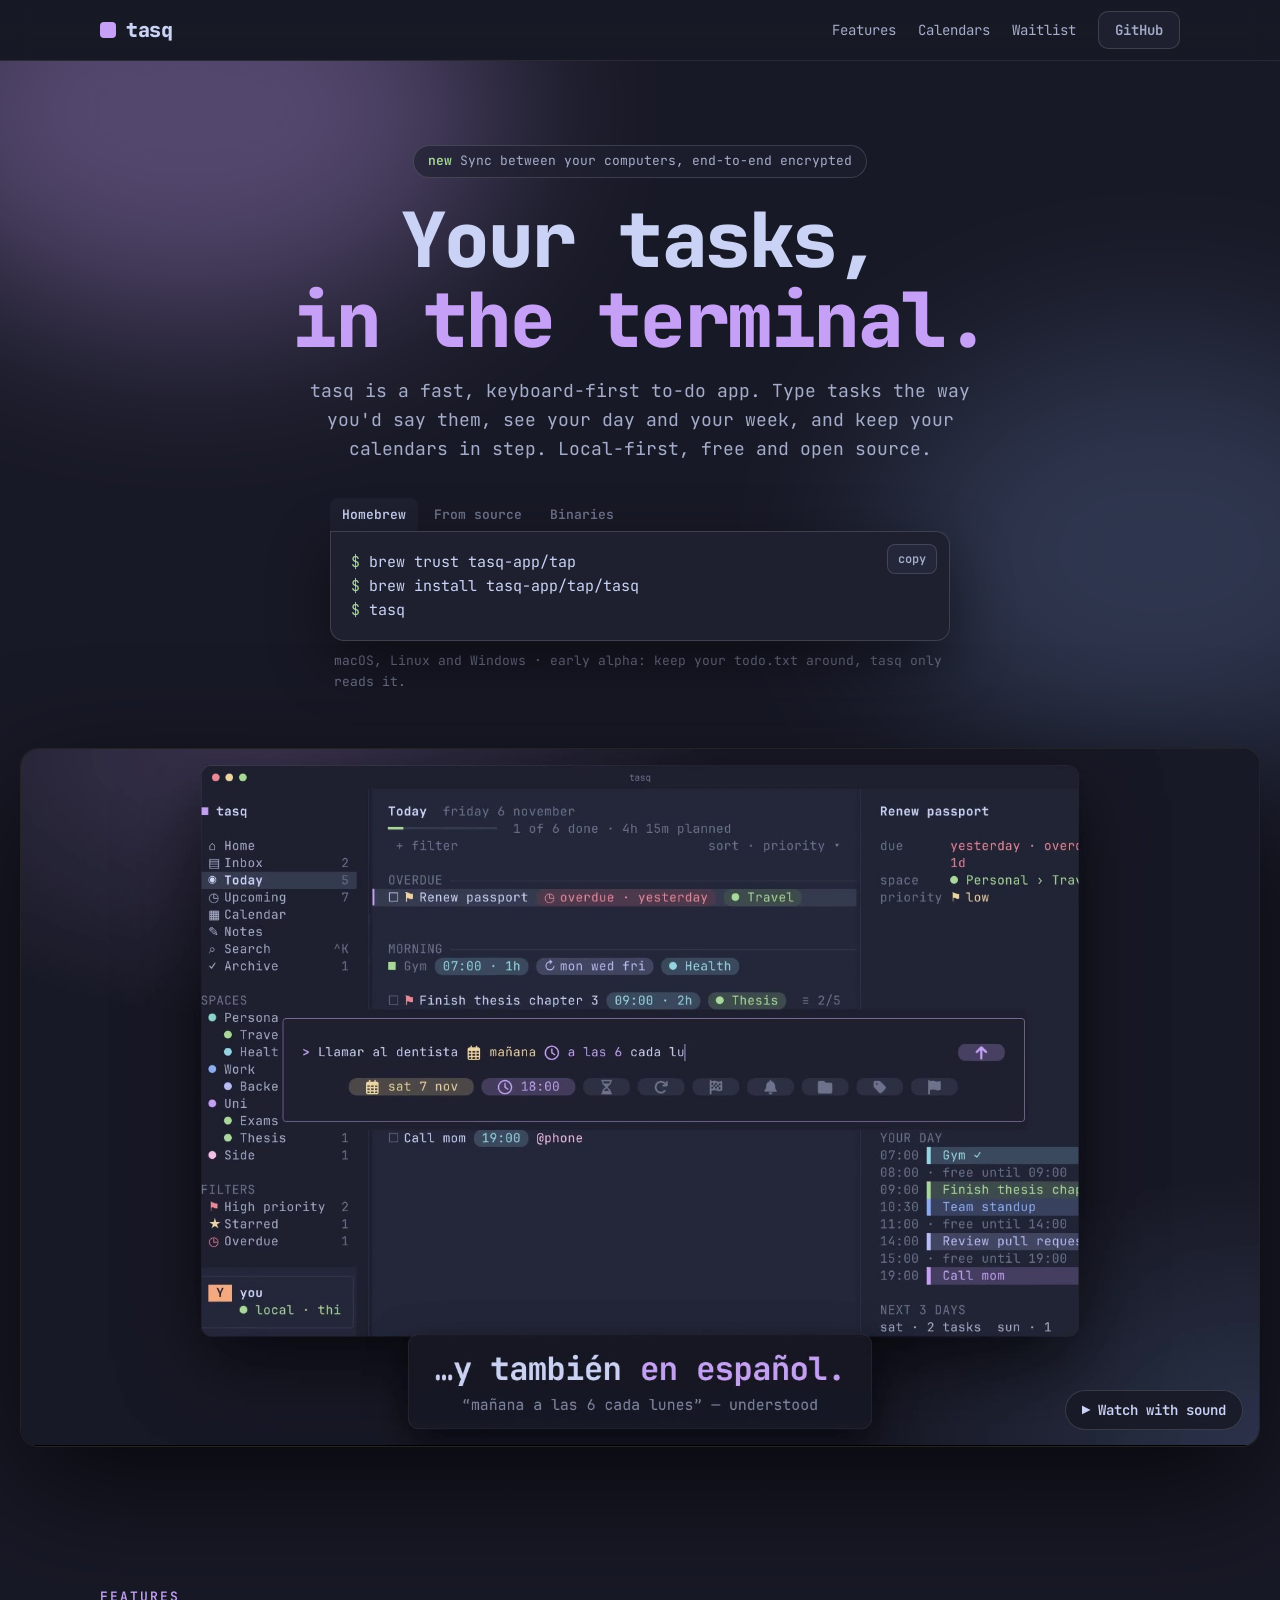
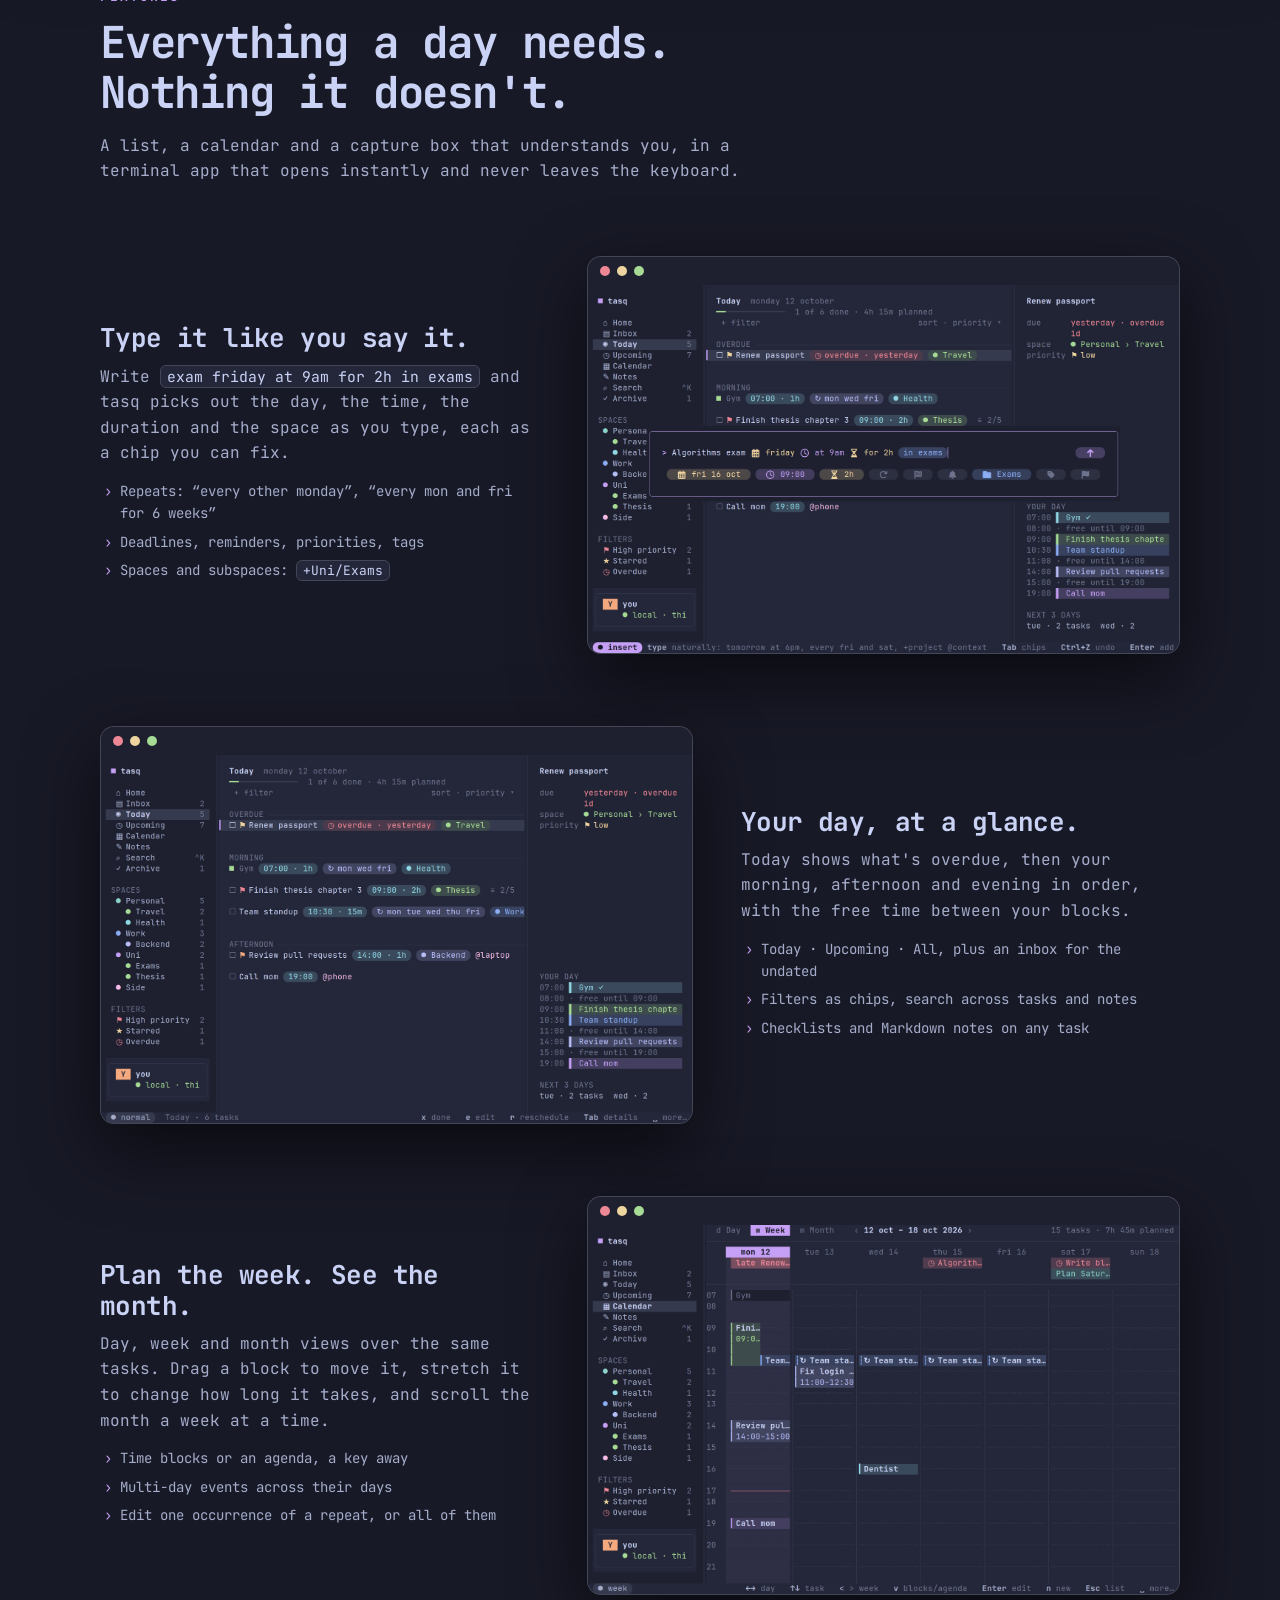
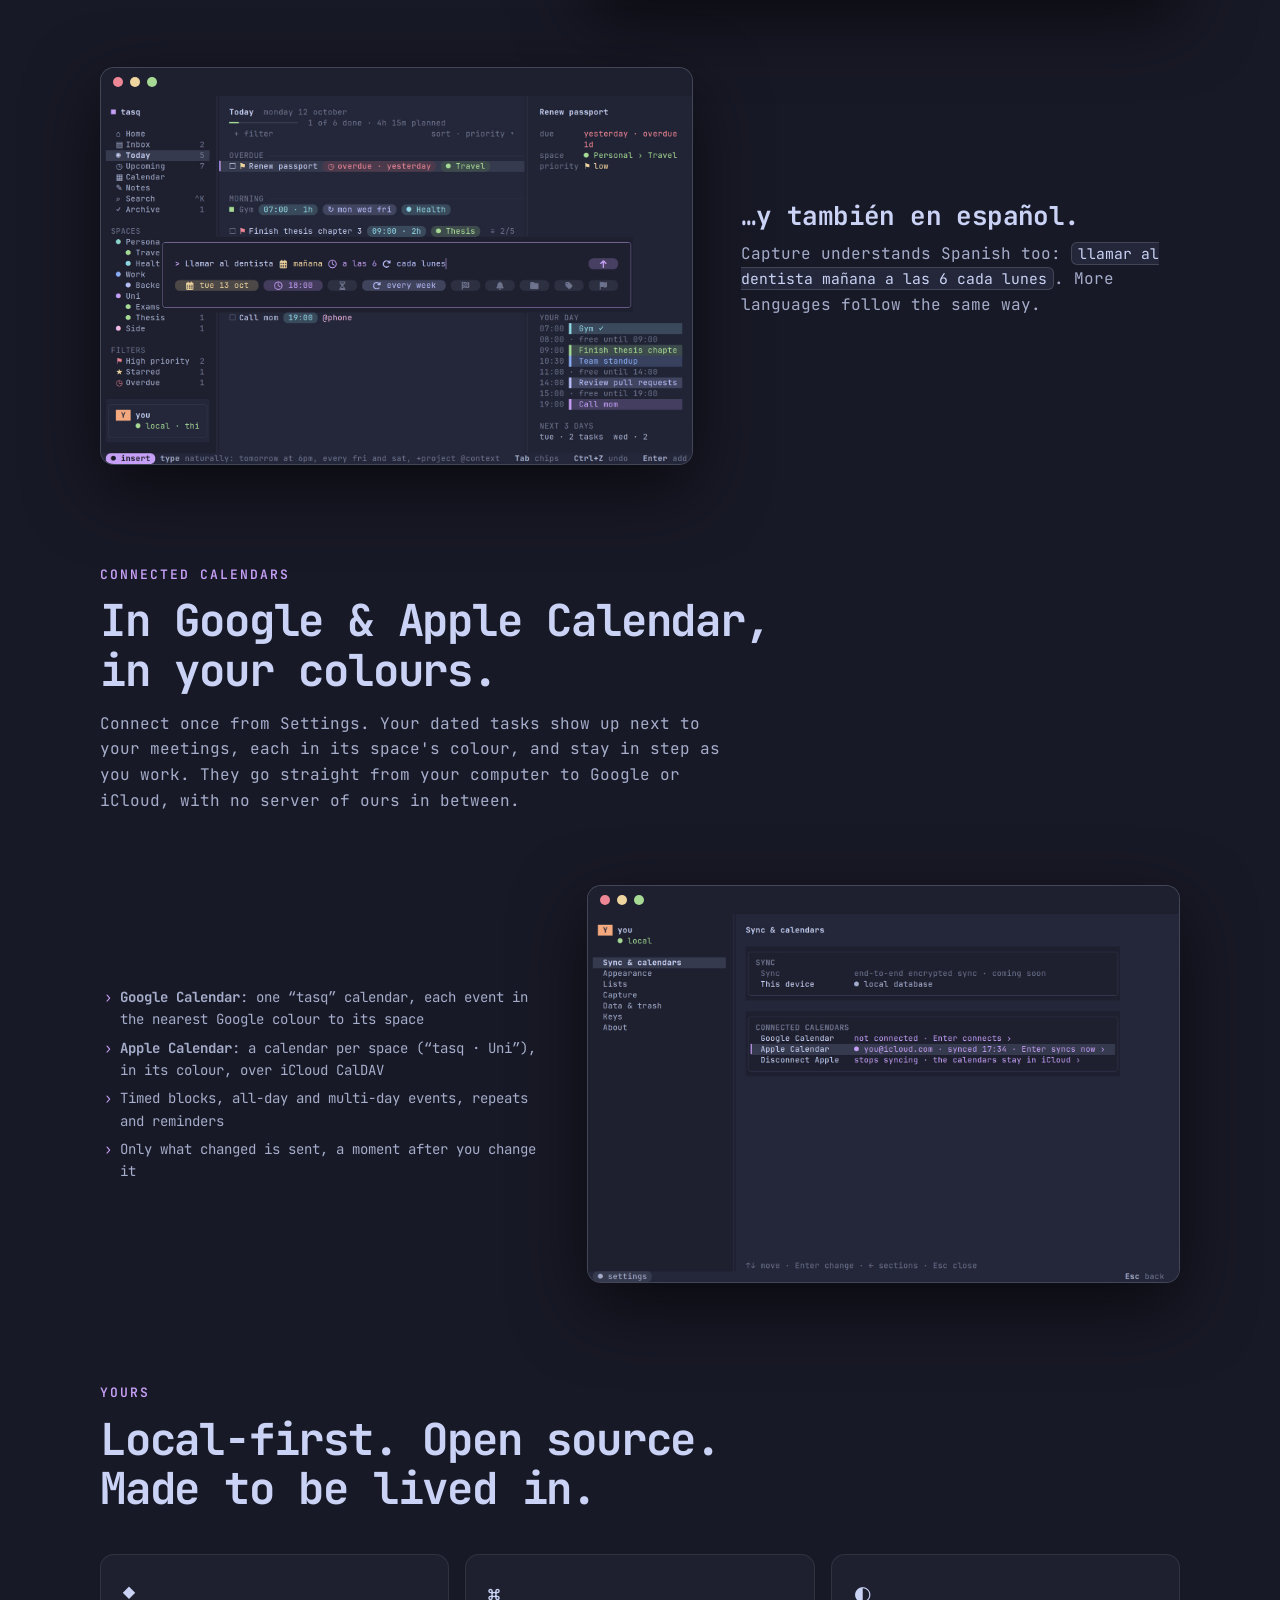
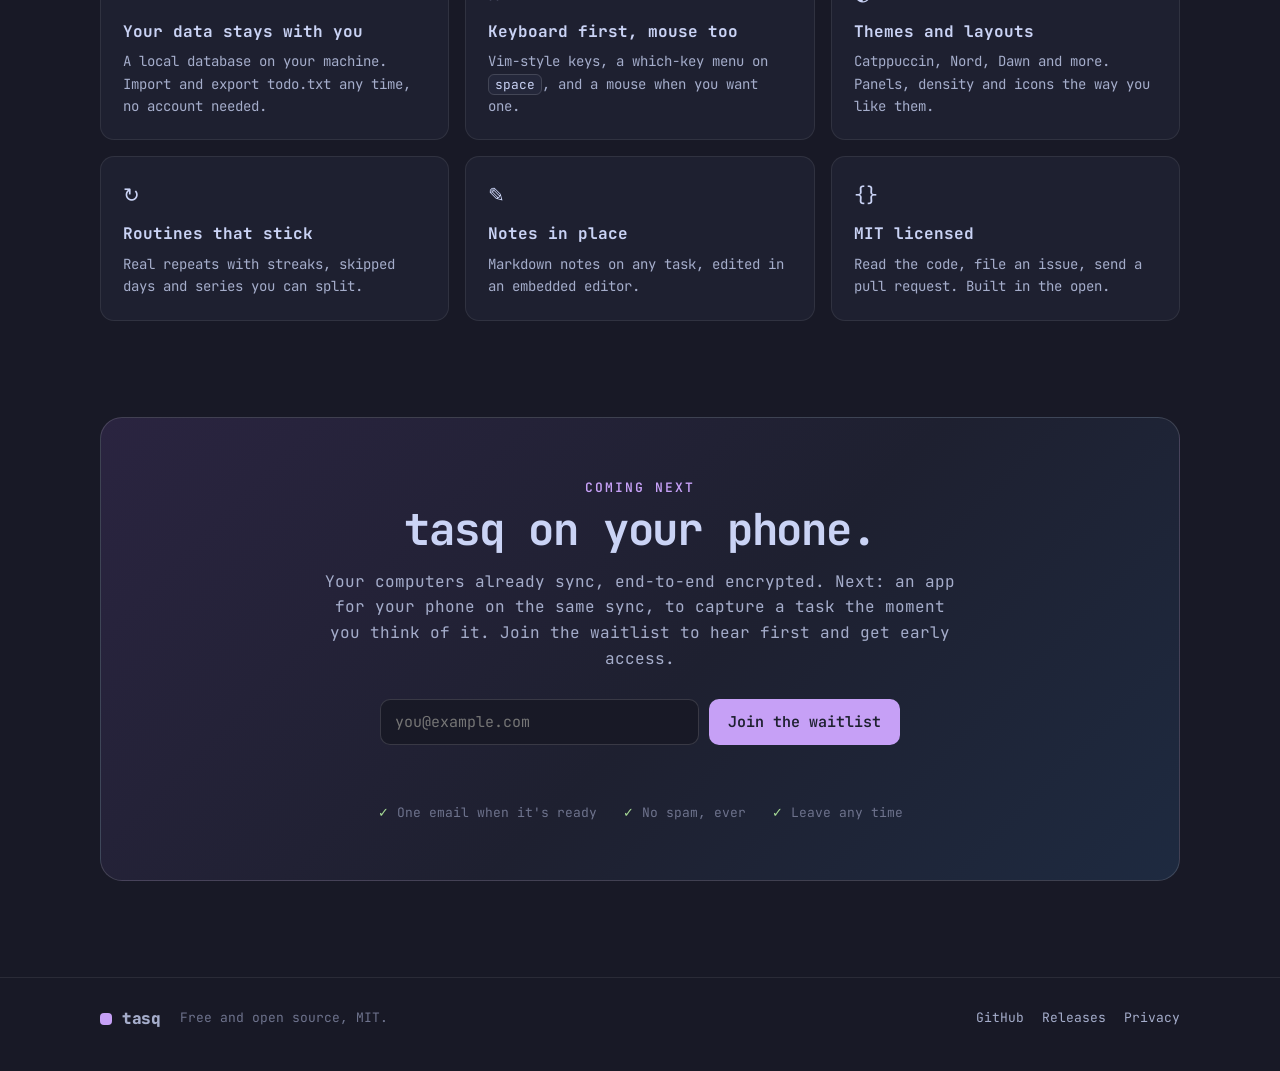
<file: site/index.html>
<!doctype html>
<html lang="en">
<head>
<meta charset="utf-8">
<meta name="viewport" content="width=device-width,initial-scale=1">
<title>tasq — your tasks, in the terminal</title>
<meta name="description" content="tasq is a fast, keyboard-first to-do app for the terminal: type tasks the way you'd say them, plan your day and week, and keep Google and Apple Calendar in step. Local-first, free and open source.">
<meta property="og:title" content="tasq — your tasks, in the terminal">
<meta property="og:description" content="Type tasks the way you'd say them, plan your week, sync to Google and Apple Calendar. Local-first, free and open source.">
<meta property="og:image" content="img/poster.jpg">
<meta name="twitter:card" content="summary_large_image">
<link rel="icon" href="data:image/svg+xml,%3Csvg xmlns='http://www.w3.org/2000/svg' viewBox='0 0 16 16'%3E%3Crect width='16' height='16' rx='3' fill='%23c6a0f6'/%3E%3C/svg%3E">
<link rel="preconnect" href="https://fonts.googleapis.com">
<link rel="preconnect" href="https://fonts.gstatic.com" crossorigin>
<link href="https://fonts.googleapis.com/css2?family=JetBrains+Mono:wght@400;600;800&display=swap" rel="stylesheet">
<style>
:root{
  --bg:#181926; --bg2:#1e2030; --panel:#24273a; --line:#ffffff14; --line2:#ffffff24;
  --fg:#cad3f5; --dim:#a5adcb; --mute:#6e738d;
  --accent:#c6a0f6; --green:#a6da95; --blue:#8aadf4; --pink:#f5bde6; --peach:#f5a97f; --red:#ed8796; --yellow:#eed49f;
  --r:14px; --mono:"JetBrains Mono",ui-monospace,SFMono-Regular,Menlo,monospace;
}
*{box-sizing:border-box}
html{scroll-behavior:smooth}
body{margin:0;background:var(--bg);color:var(--fg);font:16px/1.6 var(--mono);-webkit-font-smoothing:antialiased}
a{color:inherit}
img,video{display:block;max-width:100%;height:auto}
.wrap{max-width:1120px;margin:0 auto;padding:0 20px}
.glow{position:absolute;inset:0;pointer-events:none;overflow:hidden;z-index:0}
.glow::before,.glow::after{content:"";position:absolute;border-radius:50%;filter:blur(90px);opacity:.35}
.glow::before{width:620px;height:420px;left:-120px;top:-160px;background:#c6a0f6}
.glow::after{width:560px;height:420px;right:-160px;top:280px;background:#8aadf4;opacity:.2}

/* Nav */
nav{position:sticky;top:0;z-index:20;backdrop-filter:blur(12px);background:#181926cc;border-bottom:1px solid var(--line)}
nav .wrap{display:flex;align-items:center;gap:24px;height:60px}
.brand{display:flex;align-items:center;gap:10px;font-weight:800;font-size:20px;text-decoration:none;letter-spacing:-.5px}
.sq{width:16px;height:16px;border-radius:4px;background:var(--accent);display:inline-block}
nav .links{margin-left:auto;display:flex;gap:22px;align-items:center;font-size:14px}
nav .links a{text-decoration:none;color:var(--dim)}
nav .links a:hover{color:var(--fg)}
.btn{display:inline-flex;align-items:center;gap:8px;border-radius:10px;padding:9px 16px;font:600 14px var(--mono);text-decoration:none;border:1px solid var(--line2);background:var(--bg2);color:var(--fg);cursor:pointer}
.btn:hover{border-color:#ffffff40}
.btn.primary{background:var(--accent);color:#1e2030;border-color:transparent}
.btn.primary:hover{filter:brightness(1.07)}

/* Hero */
header{position:relative;padding:84px 0 40px;text-align:center}
header .wrap{position:relative;z-index:1}
.badge{display:inline-flex;gap:8px;align-items:center;font-size:13px;color:var(--dim);border:1px solid var(--line2);border-radius:99px;padding:5px 14px;background:#1e2030aa}
.badge b{color:var(--green);font-weight:600}
h1{font-size:clamp(38px,7vw,76px);line-height:1.05;letter-spacing:-2.5px;margin:22px 0 18px;font-weight:800}
h1 em{font-style:normal;color:var(--accent)}
.lede{max-width:720px;margin:0 auto;color:var(--dim);font-size:clamp(15px,2vw,18px)}

/* Install */
.install{max-width:620px;margin:34px auto 0;text-align:left}
.tabs{display:flex;gap:4px;font-size:13px}
.tabs button{font:600 13px var(--mono);color:var(--mute);background:none;border:0;padding:8px 12px;border-radius:8px 8px 0 0;cursor:pointer}
.tabs button[aria-selected=true]{color:var(--fg);background:var(--bg2)}
.term{position:relative;background:var(--bg2);border:1px solid var(--line2);border-radius:0 var(--r) var(--r) var(--r);padding:18px 64px 18px 20px;font-size:15px;box-shadow:0 20px 60px #0007}
.term pre{margin:0;white-space:pre-wrap;word-break:break-word;font:inherit}
.term .p{color:var(--green);user-select:none}
.term .c{color:var(--mute)}
.copy{position:absolute;right:12px;top:12px;font:600 12px var(--mono);color:var(--dim);background:var(--panel);border:1px solid var(--line2);border-radius:8px;padding:6px 10px;cursor:pointer}
.copy:hover{color:var(--fg)}
.note{font-size:13px;color:var(--mute);margin:10px 4px 0}
.note a{color:var(--dim)}

/* Video */
/* Wider than the text column, big enough to read the whole terminal: the
   trailer is the page's centrepiece. */
.film{position:relative;z-index:1;left:50%;transform:translateX(-50%);margin-top:56px;width:min(1600px,calc(100vw - 40px));border-radius:18px;overflow:hidden;border:1px solid var(--line2);box-shadow:0 40px 120px #000a;background:#000}
.film video{display:block;width:100%;aspect-ratio:16/9;height:auto}
.film .sound,.film .play{position:absolute;font:600 13px var(--mono);color:var(--fg);background:#181926d9;border:1px solid var(--line2);border-radius:999px;cursor:pointer;backdrop-filter:blur(6px)}
.film .sound{right:16px;bottom:16px;padding:10px 16px;font-size:14px}
.film.preview{cursor:pointer}
.film.preview:hover .sound{border-color:var(--accent);color:#fff}
/* Phones: the wide cut too, full screen the moment it plays. */
.film .play{left:50%;top:50%;transform:translate(-50%,-50%);padding:14px 22px;font-size:15px;display:flex;align-items:center;gap:10px}
.film .play::before{content:"";border-left:14px solid var(--accent);border-top:9px solid transparent;border-bottom:9px solid transparent}
/* `hidden` has to win over the buttons' own display. */
.film [hidden]{display:none}
@media (max-width:700px){
  .film{width:calc(100vw - 32px);border-radius:14px}
}

/* Sections */
section{padding:96px 0 0}
.kicker{font-size:13px;letter-spacing:2px;text-transform:uppercase;color:var(--accent);font-weight:600}
h2{font-size:clamp(28px,4.4vw,44px);line-height:1.12;letter-spacing:-1.2px;margin:10px 0 14px}
.sub{color:var(--dim);max-width:640px}
.feature{display:grid;grid-template-columns:1fr 1.35fr;gap:48px;align-items:center;margin-top:72px}
.feature.flip{grid-template-columns:1.35fr 1fr}
.feature.flip .text{order:2}
.feature h3{font-size:26px;letter-spacing:-.6px;margin:0 0 10px;line-height:1.2}
.feature p{color:var(--dim);margin:0 0 14px}
.feature ul{margin:0;padding:0;list-style:none;color:var(--dim);font-size:14px}
.feature li{padding-left:20px;position:relative;margin:6px 0}
.feature li::before{content:"›";position:absolute;left:4px;color:var(--accent)}
.shot{border-radius:var(--r);overflow:hidden;border:1px solid var(--line2);box-shadow:0 24px 70px #0009;background:var(--panel)}
.shot .bar{height:28px;background:#1e2030;display:flex;gap:7px;align-items:center;padding-left:12px}
.shot .bar i{width:10px;height:10px;border-radius:50%;background:#ed8796}
.shot .bar i:nth-child(2){background:#eed49f}.shot .bar i:nth-child(3){background:#a6da95}
code.k{font:inherit;color:var(--fg);background:var(--panel);border:1px solid var(--line2);border-radius:6px;padding:1px 6px;font-size:.92em}

.grid{display:grid;grid-template-columns:repeat(3,1fr);gap:16px;margin-top:40px}
.card{background:var(--bg2);border:1px solid var(--line);border-radius:var(--r);padding:22px}
.card h4{margin:0 0 6px;font-size:16px}
.card p{margin:0;color:var(--dim);font-size:14px}
.card .ic{font-size:20px;margin-bottom:10px;display:block}

/* Waitlist */
.wait{position:relative;margin-top:96px;border-radius:22px;border:1px solid var(--line2);background:linear-gradient(135deg,#2a2440,#1e2030 55%,#1e2a40);padding:56px 40px;text-align:center;overflow:hidden}
.wait h2{margin-top:6px}
.wait .sub{margin:0 auto}
form.join{display:flex;gap:10px;max-width:520px;margin:28px auto 0}
form.join input{flex:1;min-width:0;font:15px var(--mono);color:var(--fg);background:#181926;border:1px solid var(--line2);border-radius:10px;padding:12px 14px}
form.join input:focus{outline:2px solid #c6a0f655;border-color:var(--accent)}
form.join .btn{padding:12px 18px;font-size:15px}
.hp{position:absolute;left:-9999px}
.msg{min-height:24px;margin-top:12px;font-size:14px;color:var(--dim)}
.msg.ok{color:var(--green)}.msg.err{color:var(--red)}
.perks{display:flex;gap:26px;justify-content:center;flex-wrap:wrap;margin-top:22px;font-size:13px;color:var(--mute)}
.perks span::before{content:"✓ ";color:var(--green)}

footer{margin-top:96px;border-top:1px solid var(--line);padding:28px 0 40px;color:var(--mute);font-size:13px}
footer .wrap{display:flex;gap:20px;flex-wrap:wrap;align-items:center}
footer .r{margin-left:auto;display:flex;gap:18px}
footer a{color:var(--dim);text-decoration:none}

@media (max-width:860px){
  .feature,.feature.flip{grid-template-columns:1fr;gap:22px;margin-top:56px}
  .feature.flip .text{order:0}
  .grid{grid-template-columns:1fr}
  nav .links a.hide{display:none}
  .wait{padding:40px 20px}
  form.join{flex-direction:column}
}
@media (prefers-reduced-motion:reduce){html{scroll-behavior:auto}}
</style>
</head>
<body>

<nav><div class="wrap">
  <a class="brand" href="#"><span class="sq"></span>tasq</a>
  <div class="links">
    <a class="hide" href="#features">Features</a>
    <a class="hide" href="#calendars">Calendars</a>
    <a href="#waitlist">Waitlist</a>
    <a class="btn" href="https://github.com/tasq-app/tasq">GitHub</a>
  </div>
</div></nav>

<header>
  <div class="glow"></div>
  <div class="wrap">
    <span class="badge"><b>new</b> Sync between your computers, end-to-end encrypted</span>
    <h1>Your tasks,<br><em>in the terminal.</em></h1>
    <p class="lede">tasq is a fast, keyboard-first to-do app. Type tasks the way you'd say them, see your day and your week, and keep your calendars in step. Local-first, free and open source.</p>

    <div class="install" id="install">
      <div class="tabs" role="tablist">
        <button role="tab" aria-selected="true" data-tab="brew">Homebrew</button>
        <button role="tab" aria-selected="false" data-tab="source">From source</button>
        <button role="tab" aria-selected="false" data-tab="bin">Binaries</button>
      </div>
      <div class="term">
        <pre data-pane="brew"><span class="p">$ </span>brew trust tasq-app/tap
<span class="p">$ </span>brew install tasq-app/tap/tasq
<span class="p">$ </span>tasq</pre>
        <pre data-pane="source" hidden><span class="p">$ </span>git clone https://github.com/tasq-app/tasq
<span class="p">$ </span>cd tasq &amp;&amp; ./install.sh</pre>
        <pre data-pane="bin" hidden><span class="c"># macOS (Apple silicon, Intel), Linux (x86_64, arm64), Windows</span>
<span class="p">→ </span><a href="https://github.com/tasq-app/tasq/releases/latest">github.com/tasq-app/tasq/releases</a></pre>
        <button class="copy" type="button">copy</button>
      </div>
      <p class="note">macOS, Linux and Windows · early alpha: keep your todo.txt around, tasq only reads it.</p>
    </div>

    <div class="film">
      <video id="trailer" poster="img/poster.jpg" src="tasq-trailer.mp4" muted loop playsinline preload="metadata"></video>
      <button class="sound" type="button" hidden>▶ Watch with sound</button>
      <button class="play" type="button" hidden>Watch · 35 s</button>
    </div>
  </div>
</header>

<main class="wrap">

<section id="features">
  <span class="kicker">Features</span>
  <h2>Everything a day needs.<br>Nothing it doesn't.</h2>
  <p class="sub">A list, a calendar and a capture box that understands you, in a terminal app that opens instantly and never leaves the keyboard.</p>

  <div class="feature">
    <div class="text">
      <h3>Type it like you say it.</h3>
      <p>Write <code class="k">exam friday at 9am for 2h in exams</code> and tasq picks out the day, the time, the duration and the space as you type, each as a chip you can fix.</p>
      <ul>
        <li>Repeats: “every other monday”, “every mon and fri for 6 weeks”</li>
        <li>Deadlines, reminders, priorities, tags</li>
        <li>Spaces and subspaces: <code class="k">+Uni/Exams</code></li>
      </ul>
    </div>
    <div class="shot"><div class="bar"><i></i><i></i><i></i></div><img src="img/capture.jpg" alt="The add box picking out friday, 9am, 2h and the Exams space as chips" width="1600" height="997" loading="lazy"></div>
  </div>

  <div class="feature flip">
    <div class="text">
      <h3>Your day, at a glance.</h3>
      <p>Today shows what's overdue, then your morning, afternoon and evening in order, with the free time between your blocks.</p>
      <ul>
        <li>Today · Upcoming · All, plus an inbox for the undated</li>
        <li>Filters as chips, search across tasks and notes</li>
        <li>Checklists and Markdown notes on any task</li>
      </ul>
    </div>
    <div class="shot"><div class="bar"><i></i><i></i><i></i></div><img src="img/today.jpg" alt="The Today view with overdue, morning and afternoon tasks and a YOUR DAY timeline" width="1600" height="997" loading="lazy"></div>
  </div>

  <div class="feature">
    <div class="text">
      <h3>Plan the week. See the month.</h3>
      <p>Day, week and month views over the same tasks. Drag a block to move it, stretch it to change how long it takes, and scroll the month a week at a time.</p>
      <ul>
        <li>Time blocks or an agenda, a key away</li>
        <li>Multi-day events across their days</li>
        <li>Edit one occurrence of a repeat, or all of them</li>
      </ul>
    </div>
    <div class="shot"><div class="bar"><i></i><i></i><i></i></div><img src="img/week.jpg" alt="The week view with time blocks for each day" width="1600" height="997" loading="lazy"></div>
  </div>

  <div class="feature flip">
    <div class="text">
      <h3>…y también en español.</h3>
      <p>Capture understands Spanish too: <code class="k">llamar al dentista mañana a las 6 cada lunes</code>. More languages follow the same way.</p>
    </div>
    <div class="shot"><div class="bar"><i></i><i></i><i></i></div><img src="img/spanish.jpg" alt="Spanish capture: mañana, a las 6 and cada lunes picked out as chips" width="1600" height="997" loading="lazy"></div>
  </div>
</section>

<section id="calendars">
  <span class="kicker">Connected calendars</span>
  <h2>In Google &amp; Apple Calendar,<br>in your colours.</h2>
  <p class="sub">Connect once from Settings. Your dated tasks show up next to your meetings, each in its space's colour, and stay in step as you work. They go straight from your computer to Google or iCloud, with no server of ours in between.</p>
  <div class="feature">
    <div class="text">
      <ul>
        <li><b>Google Calendar</b>: one “tasq” calendar, each event in the nearest Google colour to its space</li>
        <li><b>Apple Calendar</b>: a calendar per space (“tasq · Uni”), in its colour, over iCloud CalDAV</li>
        <li>Timed blocks, all-day and multi-day events, repeats and reminders</li>
        <li>Only what changed is sent, a moment after you change it</li>
      </ul>
    </div>
    <div class="shot"><div class="bar"><i></i><i></i><i></i></div><img src="img/calendars.jpg" alt="Settings with Google Calendar and a connected Apple Calendar" width="1600" height="997" loading="lazy"></div>
  </div>
</section>

<section>
  <span class="kicker">Yours</span>
  <h2>Local-first. Open source.<br>Made to be lived in.</h2>
  <div class="grid">
    <div class="card"><span class="ic">◆</span><h4>Your data stays with you</h4><p>A local database on your machine. Import and export todo.txt any time, no account needed.</p></div>
    <div class="card"><span class="ic">⌘</span><h4>Keyboard first, mouse too</h4><p>Vim-style keys, a which-key menu on <code class="k">space</code>, and a mouse when you want one.</p></div>
    <div class="card"><span class="ic">◐</span><h4>Themes and layouts</h4><p>Catppuccin, Nord, Dawn and more. Panels, density and icons the way you like them.</p></div>
    <div class="card"><span class="ic">↻</span><h4>Routines that stick</h4><p>Real repeats with streaks, skipped days and series you can split.</p></div>
    <div class="card"><span class="ic">✎</span><h4>Notes in place</h4><p>Markdown notes on any task, edited in an embedded editor.</p></div>
    <div class="card"><span class="ic">{}</span><h4>MIT licensed</h4><p>Read the code, file an issue, send a pull request. Built in the open.</p></div>
  </div>
</section>

<div class="wait" id="waitlist">
  <span class="kicker">Coming next</span>
  <h2>tasq on your phone.</h2>
  <p class="sub">Your computers already sync, end-to-end encrypted. Next: an app for your phone on the same sync, to capture a task the moment you think of it. Join the waitlist to hear first and get early access.</p>
  <form class="join" id="join" novalidate>
    <input type="email" name="email" placeholder="you@example.com" autocomplete="email" required aria-label="Email address">
    <input class="hp" type="text" name="_gotcha" tabindex="-1" autocomplete="off" aria-hidden="true">
    <button class="btn primary" type="submit">Join the waitlist</button>
  </form>
  <div class="msg" id="msg" role="status"></div>
  <div class="perks"><span>One email when it's ready</span><span>No spam, ever</span><span>Leave any time</span></div>
</div>

</main>

<footer><div class="wrap">
  <a class="brand" href="#" style="font-size:16px"><span class="sq" style="width:12px;height:12px"></span>tasq</a>
  <span>Free and open source, MIT.</span>
  <div class="r">
    <a href="https://github.com/tasq-app/tasq">GitHub</a>
    <a href="https://github.com/tasq-app/tasq/releases">Releases</a>
    <a href="https://github.com/tasq-app/tasq/blob/main/PRIVACY.md">Privacy</a>
  </div>
</div></footer>

<script>
// Where waitlist sign-ups go: a Formspree-style endpoint (POST, JSON back).
// Empty: the form opens an email instead.
const WAITLIST_ENDPOINT = "https://formspree.io/f/meaawjvy";
const WAITLIST_EMAIL = "jfgm299@gmail.com";

// The trailer. A computer plays it in the page, muted until asked; a phone
// waits for a tap, then plays it full screen, with sound, sideways.
(() => {
  const v = document.getElementById('trailer');
  const film = v.parentElement;
  const sound = film.querySelector('.sound'), play = film.querySelector('.play');
  const phone = matchMedia('(max-width: 700px), (pointer: coarse)').matches;
  const fullscreen = () => document.fullscreenElement || document.webkitFullscreenElement;
  if (!phone) {
    // Browsers only allow sound after a click: it plays muted as a preview,
    // and the first click anywhere on it starts it over, with sound.
    sound.hidden = false;
    film.classList.add('preview');
    const withSound = e => {
      e?.preventDefault();
      film.classList.remove('preview');
      sound.hidden = true;
      v.muted = false; v.loop = false; v.controls = true; v.currentTime = 0;
      v.play().catch(() => {});
    };
    film.addEventListener('click', e => { if (film.classList.contains('preview')) withSound(e); });
    v.addEventListener('ended', () => { v.controls = false; v.muted = true; v.loop = true; sound.hidden = false; film.classList.add('preview'); v.play().catch(() => {}); });
    v.play().catch(() => {});
    return;
  }
  play.hidden = false;
  play.addEventListener('click', async () => {
    v.muted = false; v.loop = false; v.controls = true; v.currentTime = 0;
    const p = v.play();
    try {
      if (v.requestFullscreen) await v.requestFullscreen();
      else if (v.webkitEnterFullscreen) v.webkitEnterFullscreen();  // iPhone
      await screen.orientation?.lock?.('landscape');
    } catch {}
    await p?.catch(() => {});
    play.hidden = true;
  });
  // Out of full screen: back to the poster.
  const back = () => { if (!fullscreen()) { v.pause(); v.controls = false; play.hidden = false; v.load(); } };
  document.addEventListener('fullscreenchange', back);
  v.addEventListener('webkitendfullscreen', back);
  v.addEventListener('ended', () => { if (document.exitFullscreen && fullscreen()) document.exitFullscreen(); else back(); });
})();

// Install tabs and copy.
const panes = document.querySelectorAll('[data-pane]');
document.querySelectorAll('[data-tab]').forEach(b => b.addEventListener('click', () => {
  document.querySelectorAll('[data-tab]').forEach(x => x.setAttribute('aria-selected', x === b));
  panes.forEach(p => p.hidden = p.dataset.pane !== b.dataset.tab);
}));
document.querySelector('.copy').addEventListener('click', async e => {
  const pane = [...panes].find(p => !p.hidden);
  const text = pane.dataset.pane === 'bin'
    ? 'https://github.com/tasq-app/tasq/releases/latest'
    : pane.innerText.split('\n').map(l => l.replace(/^\$ /, '')).join('\n');
  try { await navigator.clipboard.writeText(text); e.target.textContent = 'copied'; }
  catch { e.target.textContent = 'select'; }
  setTimeout(() => e.target.textContent = 'copy', 1600);
});

// Waitlist.
const form = document.getElementById('join'), msg = document.getElementById('msg');
form.addEventListener('submit', async e => {
  e.preventDefault();
  const email = form.email.value.trim();
  msg.className = 'msg';
  if (!/^[^\s@]+@[^\s@]+\.[^\s@]+$/.test(email)) {
    msg.textContent = 'That email doesn\'t look right.'; msg.classList.add('err'); return;
  }
  if (form._gotcha.value) return;
  if (!WAITLIST_ENDPOINT) {
    location.href = `mailto:${WAITLIST_EMAIL}?subject=${encodeURIComponent('tasq waitlist')}&body=${encodeURIComponent('Add me to the tasq waitlist: ' + email)}`;
    return;
  }
  const btn = form.querySelector('button'); btn.disabled = true; msg.textContent = 'Joining…';
  try {
    const r = await fetch(WAITLIST_ENDPOINT, { method: 'POST', headers: { 'Accept': 'application/json' }, body: new FormData(form) });
    if (!r.ok) throw new Error(r.status);
    form.reset(); msg.textContent = 'You\'re on the list. Thanks!'; msg.classList.add('ok');
  } catch {
    msg.textContent = 'Couldn\'t sign you up just now, try again in a moment.'; msg.classList.add('err');
  } finally { btn.disabled = false; }
});
</script>
</body>
</html>
</file>
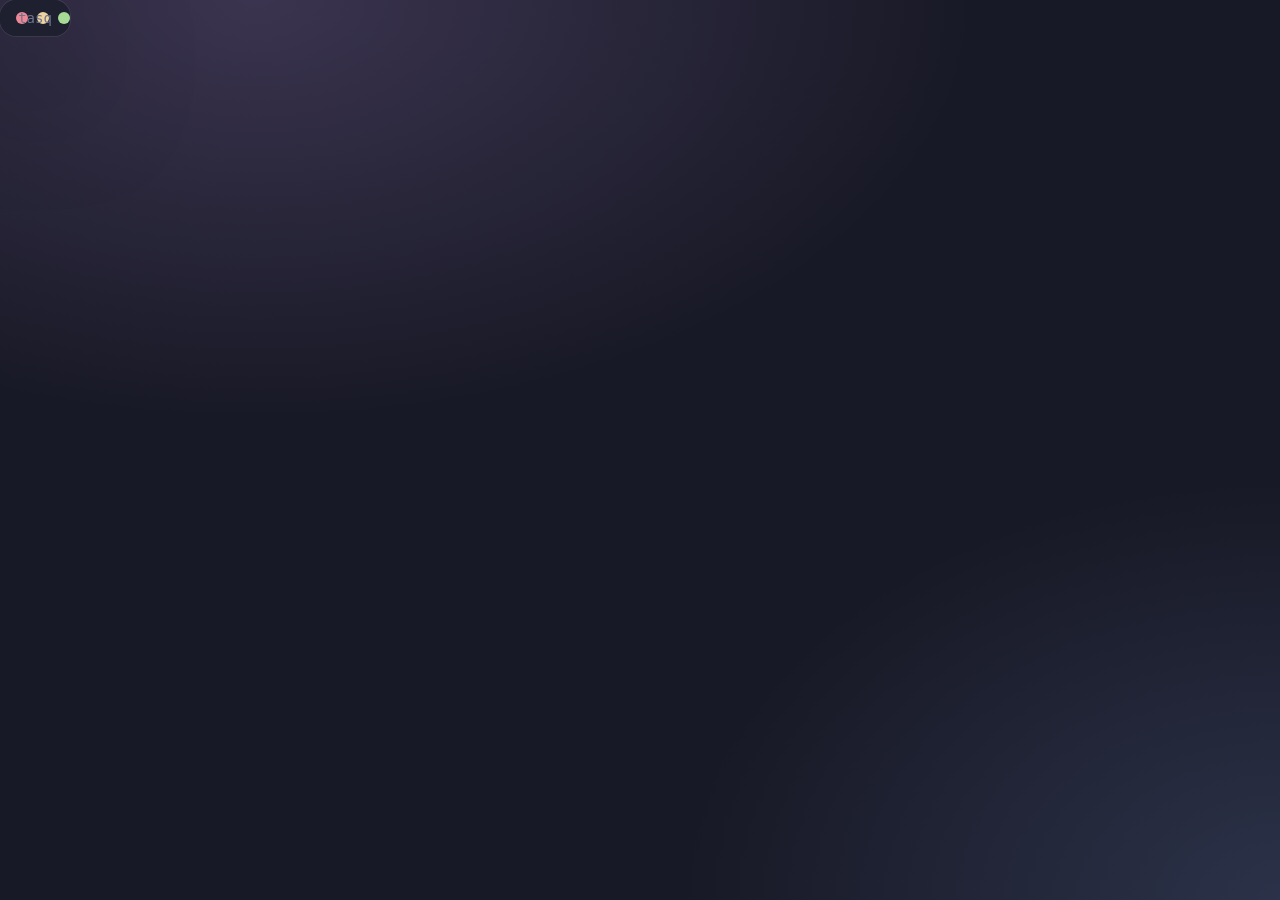
<file: docs/videos/trailer/trailer.html>
<!doctype html>
<html><head><meta charset="utf-8"><style>
@font-face{font-family:JBM;src:url(file:///root/.local/share/fonts/JetBrainsMono-Regular.ttf)}
@font-face{font-family:JBM;font-weight:bold;src:url(file:///root/.local/share/fonts/JetBrainsMono-Bold.ttf)}
html,body{margin:0;overflow:hidden;background:#181926;font-family:JBM,monospace}
#bg{position:absolute;inset:0;background:
  radial-gradient(1200px 700px at 20% 0%, #c6a0f633, transparent 60%),
  radial-gradient(1000px 700px at 100% 100%, #8aadf42b, transparent 60%),
  #181926}
#win{position:absolute;border-radius:16px;background:#24273a;box-shadow:0 40px 120px #000a,0 0 0 1px #ffffff14;overflow:hidden}
#bar{height:36px;background:#1e2030;display:flex;align-items:center;gap:9px;padding-left:16px;position:relative;z-index:3}
#bar i{width:12px;height:12px;border-radius:50%;display:block}
#bar span{position:absolute;left:0;right:0;text-align:center;color:#6e738d;font-size:14px}
#view{position:absolute;top:36px;left:0;overflow:hidden}
#cam,#cam2{position:absolute;left:0;top:0;width:1200px;height:748px;transform-origin:0 0}
#cam img,#cam2 img{position:absolute;left:0;top:0;width:1200px;height:748px;opacity:0}
#capbox{position:absolute;text-align:center;z-index:5}
#cap{color:#cad3f5;font-weight:bold;letter-spacing:-1px}
#cap b{color:#c6a0f6}
#sub{color:#8087a2;margin-top:8px}
.card{position:absolute;inset:0;display:flex;flex-direction:column;align-items:center;justify-content:center;opacity:0;text-align:center;z-index:6}
.logo{font-weight:bold;color:#cad3f5;display:flex;align-items:center;gap:.2em}
.logo .sq{width:.56em;height:.56em;background:#c6a0f6;border-radius:.08em;display:inline-block}
.cursor{display:inline-block;width:.37em;height:.8em;background:#c6a0f6;margin-left:.05em}
.tag{color:#a5adcb;margin-top:26px}
.pill{margin-top:56px;color:#cad3f5;background:#1e2030;border:1px solid #ffffff1f;border-radius:16px;padding:22px 40px;box-shadow:0 20px 60px #0008}
.pill em{color:#a6da95;font-style:normal}
.small{margin-top:30px;color:#6e738d}
/* Landscape: the whole terminal in view, the captions under it (not over it). */
body.h{width:1920px;height:1080px}
body.h #win{left:280px;top:26px;width:1360px;height:884px}
body.h #view{width:1360px;height:848px}
body.h #capbox{left:50%;bottom:26px;transform:translateX(-50%);background:#181926e0;border:1px solid #ffffff1a;border-radius:18px;padding:20px 40px 22px;box-shadow:0 20px 60px #000a;white-space:nowrap}
body.h #cap{font-size:50px}
body.h #sub{font-size:23px}
body.h .logo{font-size:150px} body.h .tag{font-size:38px} body.h .pill{font-size:40px} body.h .small{font-size:26px}
/* Portrait (phones): the caption on top, a tall window close on the action. */
body.v{width:1080px;height:1350px}
body.v #win{left:40px;top:250px;width:1000px;height:1070px}
body.v #view{width:1000px;height:1034px}
body.v #capbox{left:40px;right:40px;top:58px}
body.v #cap{font-size:56px;line-height:1.15}
body.v #sub{font-size:27px;line-height:1.35}
body.v .logo{font-size:150px} body.v .tag{font-size:34px;max-width:900px;line-height:1.4} body.v .pill{font-size:34px;padding:22px 30px} body.v .small{font-size:26px}
</style></head><body>
<div id="bg"></div>
<div id="win"><div id="bar"><i style="background:#ed8796"></i><i style="background:#eed49f"></i><i style="background:#a6da95"></i><span>tasq</span></div>
  <div id="view"><div id="cam2"><img id="ghost"></div><div id="cam"></div></div></div>
<div id="capbox"><div id="cap"></div><div id="sub"></div></div>
<div class="card" id="intro"><div class="logo"><span class="sq"></span><span id="word"></span><span class="cursor" id="cur"></span></div>
  <div class="tag" id="tag">Your tasks, in the terminal.</div></div>
<div class="card" id="outro"><div class="logo"><span class="sq"></span>tasq</div>
  <div class="tag">Capture · plan · sync. Free and open source.</div>
  <div class="pill"><em>$</em> brew install tasq-app/tap/tasq</div>
  <div class="small">tasq-app.github.io/tasq</div></div>
<script>
const SCENES = __SCENES__;
const V = __VERTICAL__;
document.body.className = V ? 'v' : 'h';
const S = Object.fromEntries(SCENES.map(s => [s.name, s]));
// The cut. Camera keys: [ms into the clip, zoom, centre x, centre y] in the
// take's own pixels (1200×748); `cam` for landscape (zoom 1 = the whole
// take), `vcam` for portrait (zoom 1 = the take's full width).
const CUT = [
  {name:'capture', from:0, len:7200, cap:'Type it like you <b>say it.</b>', sub:'Dates, times, durations, spaces — picked out as you type',
   cam:[[0,1,600,374],[1000,1,600,374],[2000,1.2,575,345],[5400,1.2,575,345],[6400,1,600,374]],
   vcam:[[0,1.2,600,374],[700,1.2,600,374],[1600,1.7,455,345],[5600,1.7,455,345],[6400,1.35,540,360]]},
  {name:'today', from:0, len:3000, cap:'Your day, <b>at a glance.</b>', sub:'Today, the day in order, and the gaps between',
   cam:[[0,1,600,374],[600,1,600,374],[1700,1.28,1030,560],[3000,1.3,1030,560]],
   vcam:[[0,1.3,560,374],[400,1.3,560,374],[1500,3.3,1030,575],[3000,3.4,1030,575]]},
  {name:'spanish', from:0, len:4900, cap:'…y también <b>en español.</b>', sub:'“mañana a las 6 cada lunes” — understood',
   cam:[[0,1,600,374],[4900,1.1,575,345]],
   vcam:[[0,1.7,455,345],[4900,1.75,455,345]]},
  {name:'week', from:0, len:3000, cap:'Plan the <b>week.</b>', sub:'Time blocks, drag to move, the agenda a key away',
   cam:[[0,1,600,374],[3000,1.06,640,360]],
   vcam:[[0,1.45,560,340],[3000,1.6,600,330]]},
  {name:'month', from:1300, len:2900, cap:'See the <b>month.</b>', sub:'Scroll it a week at a time',
   cam:[[0,1.06,640,374],[2900,1,600,374]],
   vcam:[[0,1.6,700,374],[2900,1.45,680,374]]},
  {name:'calendars', from:0, len:3200, cap:'On all your <b>computers</b>, in your <b>calendars.</b>', sub:'End-to-end encrypted sync · Google & Apple Calendar',
   cam:[[0,1,600,374],[600,1,600,374],[1600,1.22,705,225],[3200,1.24,705,225]],
   vcam:[[0,1.3,620,300],[600,1.3,620,300],[1600,2.0,640,230],[3200,2.05,640,230]]},
  {name:'themes', from:600, len:3900, cap:'Make it <b>yours.</b>', sub:'Themes, layouts, your keys',
   cam:[[0,1,600,374],[3900,1,600,374]],
   vcam:[[0,1.5,560,374],[3900,1.55,560,374]]},
];
const INTRO = 3000, OUTRO = 5000, FADE = 450;
let t0 = INTRO; for (const c of CUT) { c.start = t0; t0 += c.len; }
const TOTAL = t0 + OUTRO;
window.TOTAL = TOTAL;

// What the sound follows (sfx.py plays it): the logo typed, each take's
// keys at the moment they show, the cuts, the bigger camera moves, the end.
const SFX = [];
const cue = (t, kind, o = {}) => SFX.push({ t: Math.round(t), kind, ...o });
for (let k = 1; k <= 4; k++) cue(300 + 150 * k, 'letter', { i: k - 1 });
cue(1200, 'tag');
cue(INTRO - 300, 'enter');
CUT.forEach((c, i) => {
  cue(c.start, 'cut', { i });
  for (const [et, kind, arg] of S[c.name].events || [])
    if (et >= c.from && et < c.from + c.len) cue(c.start + et - c.from, kind, { arg, scene: c.name });
  const keys = (V ? c.vcam : c.cam);
  for (let j = 1; j < keys.length; j++) {
    const dz = keys[j][1] - keys[j-1][1];
    if (Math.abs(dz) > 0.2) cue(c.start + keys[j-1][0], 'zoom', { len: keys[j][0] - keys[j-1][0], dir: Math.sign(dz) });
  }
});
cue(TOTAL - OUTRO + 250, 'outro');
window.SFX = SFX;

const view = document.getElementById('view');
const VW = view.clientWidth, VH = view.clientHeight;
// Zoom 1: landscape fits the take to the view; portrait fits its width.
const BASE = VW / 1200;
// Where the camera's point sits in the view: a little high in landscape,
// clear of the caption over the bottom.
const AIM = 0.5;

const cam = document.getElementById('cam'), cam2 = document.getElementById('cam2');
const ghost = document.getElementById('ghost');
function place(el, [z, cx, cy]) {
  const s = BASE * z;
  let x = VW / 2 - cx * s, y = VH * AIM - cy * s;
  // Never past the take's edges; a take shorter than the view sits centred.
  x = Math.min(0, Math.max(VW - 1200 * s, x));
  y = 748 * s <= VH ? (VH - 748 * s) / 2 : Math.min(0, Math.max(VH - 748 * s, y));
  el.style.transform = `translate(${x}px,${y}px) scale(${s})`;
}
const imgs = {};
for (const s of SCENES) for (const [, h] of s.frames) if (!imgs[h]) {
  const im = new Image(); im.src = 'frames/' + h + '.png'; cam.appendChild(im); imgs[h] = im;
}
const ease = x => x < .5 ? 4*x*x*x : 1 - Math.pow(-2*x+2, 3)/2;
const clamp = (x, a=0, b=1) => Math.max(a, Math.min(b, x));
function frameAt(scene, ms) {
  let h = scene.frames[0][1];
  for (const [ft, fh] of scene.frames) if (ft <= ms) h = fh;
  return h;
}
function camAt(keys, ms) {
  if (ms <= keys[0][0]) return keys[0].slice(1);
  for (let i = 1; i < keys.length; i++) {
    const [a, b] = [keys[i-1], keys[i]];
    if (ms <= b[0]) {
      const k = ease((ms - a[0]) / (b[0] - a[0]));
      return [1,2,3].map(j => a[j] + (b[j] - a[j]) * k);
    }
  }
  return keys[keys.length-1].slice(1);
}
const keysOf = c => V ? c.vcam : c.cam;
const $ = id => document.getElementById(id);
window.render = function (t) {
  const iv = t < INTRO ? 1 : clamp(1 - (t - INTRO) / 500);
  $('intro').style.opacity = iv;
  $('word').textContent = 'tasq'.slice(0, Math.floor(clamp((t - 300) / 600) * 4));
  $('cur').style.opacity = (Math.floor(t / 400) % 2 === 0 || t < 1000) ? 1 : 0;
  const tg = clamp((t - 1200) / 600);
  $('tag').style.opacity = tg; $('tag').style.transform = `translateY(${(1-ease(tg))*20}px)`;

  const end = TOTAL - OUTRO;
  const wIn = ease(clamp((t - INTRO + 300) / 700)), wOut = ease(clamp((t - end) / 500));
  const win = $('win');
  win.style.opacity = wIn * (1 - wOut);
  win.style.transform = `translateY(${(1-wIn)*120 + wOut*-40}px) scale(${0.96 + 0.04*wIn - 0.03*wOut})`;

  const c = CUT.find(c => t >= c.start && t < c.start + c.len) || (t < INTRO ? CUT[0] : CUT[CUT.length-1]);
  const local = clamp(t - c.start, 0, c.len);
  const show = frameAt(S[c.name], c.from + local);
  const idx = CUT.indexOf(c), prev = CUT[idx-1];
  const fadeIn = prev ? clamp(local / FADE) : 1;
  for (const im of Object.values(imgs)) im.style.opacity = 0;
  imgs[show].style.opacity = 1;
  const ph = prev ? frameAt(S[prev.name], prev.from + prev.len) : null;
  place(cam, camAt(keysOf(c), local));
  // The take going out stays under the one coming in, on its own camera
  // (one camera for both made the zoom jump halfway through the fade).
  let wait = null;
  if (ph && ph !== show && fadeIn < 1) {
    const src = 'frames/' + ph + '.png';
    if (ghost.getAttribute('src') !== src) { ghost.setAttribute('src', src); wait = ghost.decode().catch(() => {}); }
    ghost.style.opacity = 1;
    imgs[show].style.opacity = fadeIn;
    place(cam2, camAt(keysOf(prev), prev.len + local));
  } else ghost.style.opacity = 0;

  const capIn = ease(clamp((local - 150) / 450)), capOut = ease(clamp((local - (c.len - 350)) / 300));
  const on = t >= INTRO - 200 && t < end;
  const box = $('capbox');
  if (box.dataset.n !== c.name) { $('cap').innerHTML = c.cap; $('sub').textContent = c.sub; box.dataset.n = c.name; }
  const cv = on ? capIn * (1 - capOut) : 0;
  box.style.opacity = cv;
  const lift = (1-capIn)*24 - capOut*12;
  box.style.transform = (V ? '' : 'translateX(-50%) ') + `translateY(${lift}px)`;

  const ov = ease(clamp((t - end - 250) / 600));
  $('outro').style.opacity = ov;
  $('outro').style.transform = `scale(${0.97 + 0.03*ov})`;
  return wait;
};
render(0);
</script></body></html>
</file>
